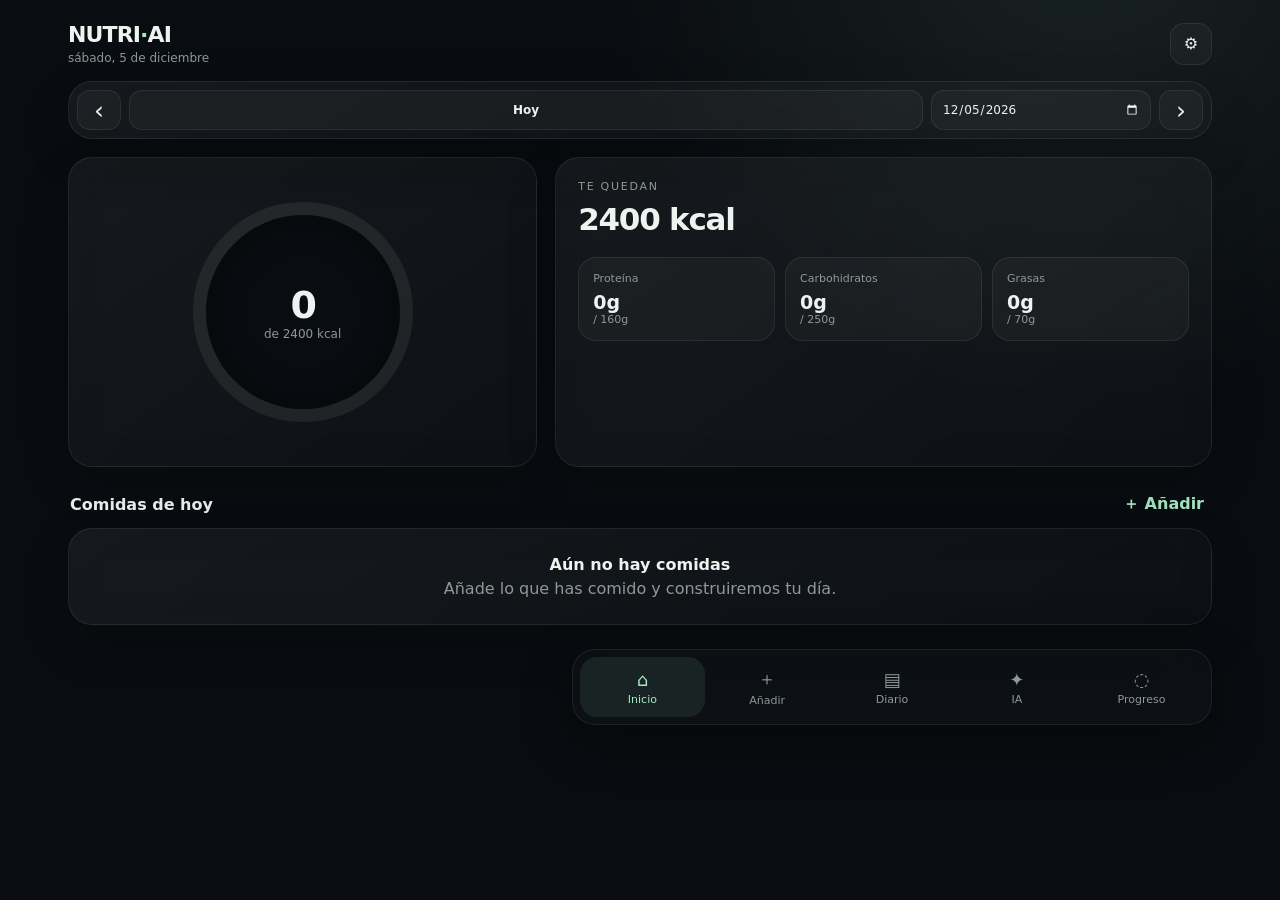
<file: index.html>
<!doctype html>
<html lang="es">
<head>
  <meta charset="UTF-8">
  <meta name="viewport" content="width=device-width,initial-scale=1,viewport-fit=cover">
  <meta name="theme-color" content="#0b0e12">
  <meta name="apple-mobile-web-app-capable" content="yes">
  <meta name="apple-mobile-web-app-status-bar-style" content="black-translucent">
  <meta name="apple-mobile-web-app-title" content="Nutri AI">
  <meta name="description" content="Tu diario nutricional inteligente.">
  <link rel="manifest" href="./manifest.json">
  <link rel="icon" href="./assets/icon.svg" type="image/svg+xml">
  <link rel="apple-touch-icon" sizes="180x180" href="./assets/icon-180.png">
  <link rel="stylesheet" href="./src/styles.css">
  <title>Nutri AI</title>
</head>
<body>
  <div id="app"></div>
  <noscript>Necesitas JavaScript activado para utilizar Nutri AI.</noscript>
  <script type="module" src="./src/app.js"></script>
</body>
</html>
</file>
<file: src/styles.css>
:root{
  --bg:#090c10;--panel:#10151a;--panel2:#141a20;--line:rgba(255,255,255,.08);
  --text:#edf4ef;--muted:#8e9a95;--green:#a7e8c4;--green2:#78cfa1;
  --blue:#b7c9ff;--red:#ff9f9f;--radius:24px;
  font-family:Inter,ui-sans-serif,system-ui,-apple-system,BlinkMacSystemFont,"SF Pro Display",sans-serif;
}
*{box-sizing:border-box}body{margin:0;background:radial-gradient(circle at 85% -10%,rgba(167,232,196,.10),transparent 34%),var(--bg);color:var(--text);min-height:100vh}
button,input,select{font:inherit}button{cursor:pointer}
.app{max-width:1180px;margin:auto;padding:env(safe-area-inset-top) 18px calc(96px + env(safe-area-inset-bottom))}
.top{display:flex;justify-content:space-between;align-items:center;padding:22px 0 16px}
.brand{font-weight:800;letter-spacing:-.04em;font-size:22px}.brand span{color:var(--green)}
.date{font-size:12px;color:var(--muted);margin-top:4px}.icon-btn{width:42px;height:42px;border:1px solid var(--line);border-radius:14px;background:rgba(255,255,255,.03);color:var(--text)}
.hero{display:grid;grid-template-columns:1fr 1.4fr;gap:18px;margin-bottom:18px}
.card{background:linear-gradient(145deg,rgba(255,255,255,.055),rgba(255,255,255,.018));border:1px solid var(--line);border-radius:var(--radius);box-shadow:0 18px 50px rgba(0,0,0,.16);backdrop-filter:blur(18px)}
.progress-card{padding:25px;display:flex;align-items:center;justify-content:center;min-height:310px}
.ring{width:220px;height:220px;border-radius:50%;display:grid;place-items:center;background:conic-gradient(var(--green) var(--progress),rgba(255,255,255,.07) 0);position:relative}
.ring:before{content:"";position:absolute;inset:13px;background:var(--bg);border-radius:50%;box-shadow:inset 0 0 35px rgba(0,0,0,.35)}
.ring-inner{position:relative;text-align:center}.ring-kcal{font-size:38px;font-weight:800;letter-spacing:-.06em}.ring-label{font-size:12px;color:var(--muted)}
.summary{padding:22px}.eyebrow{font-size:11px;color:var(--muted);letter-spacing:.16em;text-transform:uppercase}.remaining{font-size:31px;font-weight:800;margin:8px 0 20px;letter-spacing:-.04em}
.macro-grid{display:grid;grid-template-columns:repeat(3,1fr);gap:10px}.macro{background:rgba(255,255,255,.035);border:1px solid var(--line);border-radius:18px;padding:14px}.macro-name{font-size:11px;color:var(--muted)}.macro-val{font-size:19px;font-weight:750;margin-top:6px}.macro-target{font-size:11px;color:var(--muted)}
.section-head{display:flex;justify-content:space-between;align-items:center;margin:26px 2px 12px}.section-title{font-size:16px;font-weight:750}.link-btn{border:0;background:none;color:var(--green);font-weight:700}
.meal-list{display:grid;gap:10px}.meal{padding:17px;display:flex;align-items:center;gap:14px}.meal-icon{width:44px;height:44px;border-radius:15px;display:grid;place-items:center;background:rgba(167,232,196,.08);font-size:20px}.meal-main{flex:1}.meal-name{font-weight:700}.meal-sub{font-size:12px;color:var(--muted);margin-top:3px}.meal-kcal{font-weight:800}.meal-actions{display:flex;gap:6px}.mini{border:1px solid var(--line);background:transparent;color:var(--muted);border-radius:10px;padding:6px 9px}
.empty{padding:26px;text-align:center;color:var(--muted)}.empty strong{display:block;color:var(--text);margin-bottom:5px}
.nav{position:fixed;left:50%;bottom:12px;transform:translateX(-50%);width:min(640px,calc(100% - 24px));background:rgba(13,17,21,.88);border:1px solid var(--line);backdrop-filter:blur(22px);border-radius:23px;padding:7px;display:grid;grid-template-columns:repeat(5,1fr);z-index:20;box-shadow:0 15px 50px rgba(0,0,0,.35)}
.nav button{border:0;background:transparent;color:var(--muted);padding:10px 4px;border-radius:17px;font-size:11px}.nav button.active{background:rgba(167,232,196,.09);color:var(--green)}.nav .nav-icon{font-size:18px;display:block;margin-bottom:3px}
.view{display:none}.view.active{display:block}
.modal-back{position:fixed;inset:0;background:rgba(0,0,0,.7);z-index:30;display:none;align-items:flex-end;justify-content:center;padding:12px}.modal-back.show{display:flex}.modal{width:min(640px,100%);max-height:92vh;overflow:auto;background:#10151a;border:1px solid var(--line);border-radius:28px;padding:20px;box-shadow:0 30px 100px #000}
.modal-head{display:flex;justify-content:space-between;align-items:center;margin-bottom:16px}.modal h2{margin:0;font-size:22px}
.form-grid{display:grid;gap:12px}.field label{display:block;font-size:12px;color:var(--muted);margin-bottom:7px}.field input,.field select{width:100%;border:1px solid var(--line);background:#0b0f13;color:var(--text);border-radius:14px;padding:13px;outline:none}.field input:focus,.field select:focus{border-color:rgba(167,232,196,.5)}
.food-search{margin-bottom:12px}.food-results{display:grid;gap:7px;max-height:230px;overflow:auto}.food-result{border:1px solid var(--line);background:rgba(255,255,255,.025);color:var(--text);border-radius:14px;padding:12px;text-align:left}.food-result small{display:block;color:var(--muted);margin-top:3px}
.add-row{display:grid;grid-template-columns:1fr 110px 44px;gap:7px;align-items:end;margin-top:9px}.add-row select,.add-row input{width:100%;border:1px solid var(--line);background:#0b0f13;color:var(--text);border-radius:12px;padding:11px}.remove{height:43px;border:1px solid var(--line);border-radius:12px;background:transparent;color:var(--red)}
.primary{width:100%;border:0;background:var(--green);color:#07110b;border-radius:15px;padding:14px;font-weight:850;margin-top:15px}.secondary{width:100%;border:1px solid var(--line);background:transparent;color:var(--text);border-radius:15px;padding:13px;font-weight:700;margin-top:8px}
.ai-card{padding:20px}.ai-orb{width:58px;height:58px;border-radius:20px;background:radial-gradient(circle at 30% 25%,#e8fff1,#79cfa2 42%,#274a3a);display:grid;place-items:center;font-size:25px;box-shadow:0 0 40px rgba(167,232,196,.14)}.ai-title{font-size:20px;font-weight:800;margin-top:14px}.ai-text{color:var(--muted);line-height:1.6;font-size:14px}
.chips{display:flex;flex-wrap:wrap;gap:8px;margin:14px 0}.chip{border:1px solid var(--line);background:rgba(255,255,255,.03);color:var(--text);border-radius:999px;padding:9px 12px;font-size:12px}
.stat-grid{display:grid;grid-template-columns:repeat(2,1fr);gap:10px}.stat{padding:17px}.stat-value{font-size:25px;font-weight:800;margin-top:7px}.stat-label{font-size:11px;color:var(--muted)}
.day-row{padding:16px;display:flex;justify-content:space-between;gap:12px}.day-row+.day-row{border-top:1px solid var(--line)}.bar{height:6px;border-radius:99px;background:rgba(255,255,255,.07);margin-top:10px;overflow:hidden}.bar>span{display:block;height:100%;width:var(--w);background:var(--green);border-radius:inherit}
.toast{position:fixed;left:50%;bottom:95px;transform:translateX(-50%) translateY(15px);background:#e9fff1;color:#08120c;border-radius:14px;padding:11px 15px;font-size:13px;font-weight:750;opacity:0;pointer-events:none;transition:.25s;z-index:50}.toast.show{opacity:1;transform:translateX(-50%) translateY(0)}
@media(max-width:760px){.hero{grid-template-columns:1fr}.progress-card{min-height:280px}.ring{width:200px;height:200px}.ring-kcal{font-size:34px}}
@media(min-width:900px){.app{padding-bottom:40px}.nav{position:sticky;top:12px;bottom:auto;transform:none;margin:24px auto 0;max-width:700px;order:9}}

.date-nav{display:grid;grid-template-columns:44px 1fr minmax(145px,220px) 44px;gap:8px;align-items:center;padding:8px;margin-bottom:18px}
.date-nav-btn,.today-btn,.date-picker{height:40px;border:1px solid var(--line);border-radius:13px;background:rgba(255,255,255,.035);color:var(--text)}
.date-nav-btn{font-size:25px;line-height:1}.today-btn{font-size:12px;font-weight:800}.date-picker{width:100%;padding:0 10px;font-size:12px;color-scheme:dark}
.day-row-btn{width:100%;border:0;background:transparent;color:var(--text);text-align:left;font:inherit;cursor:pointer}
.day-row-btn:hover{background:rgba(255,255,255,.025)}
@media(max-width:520px){.date-nav{grid-template-columns:42px 1fr 42px}.today-btn{grid-column:2;grid-row:1}.date-picker{grid-column:2;grid-row:2;height:36px}.date-nav-btn:first-child{grid-column:1;grid-row:1 / span 2;height:82px}.date-nav-btn:last-child{grid-column:3;grid-row:1 / span 2;height:82px}}

.quick-meal-input{
  width:100%;
  resize:vertical;
  min-height:120px;
  border:1px solid var(--line);
  background:#0b0f13;
  color:var(--text);
  border-radius:15px;
  padding:14px;
  outline:none;
  line-height:1.5;
}

.quick-meal-input:focus{
  border-color:rgba(167,232,196,.5);
}

.quick-meal-input::placeholder{
  color:var(--muted);
}
</file>
